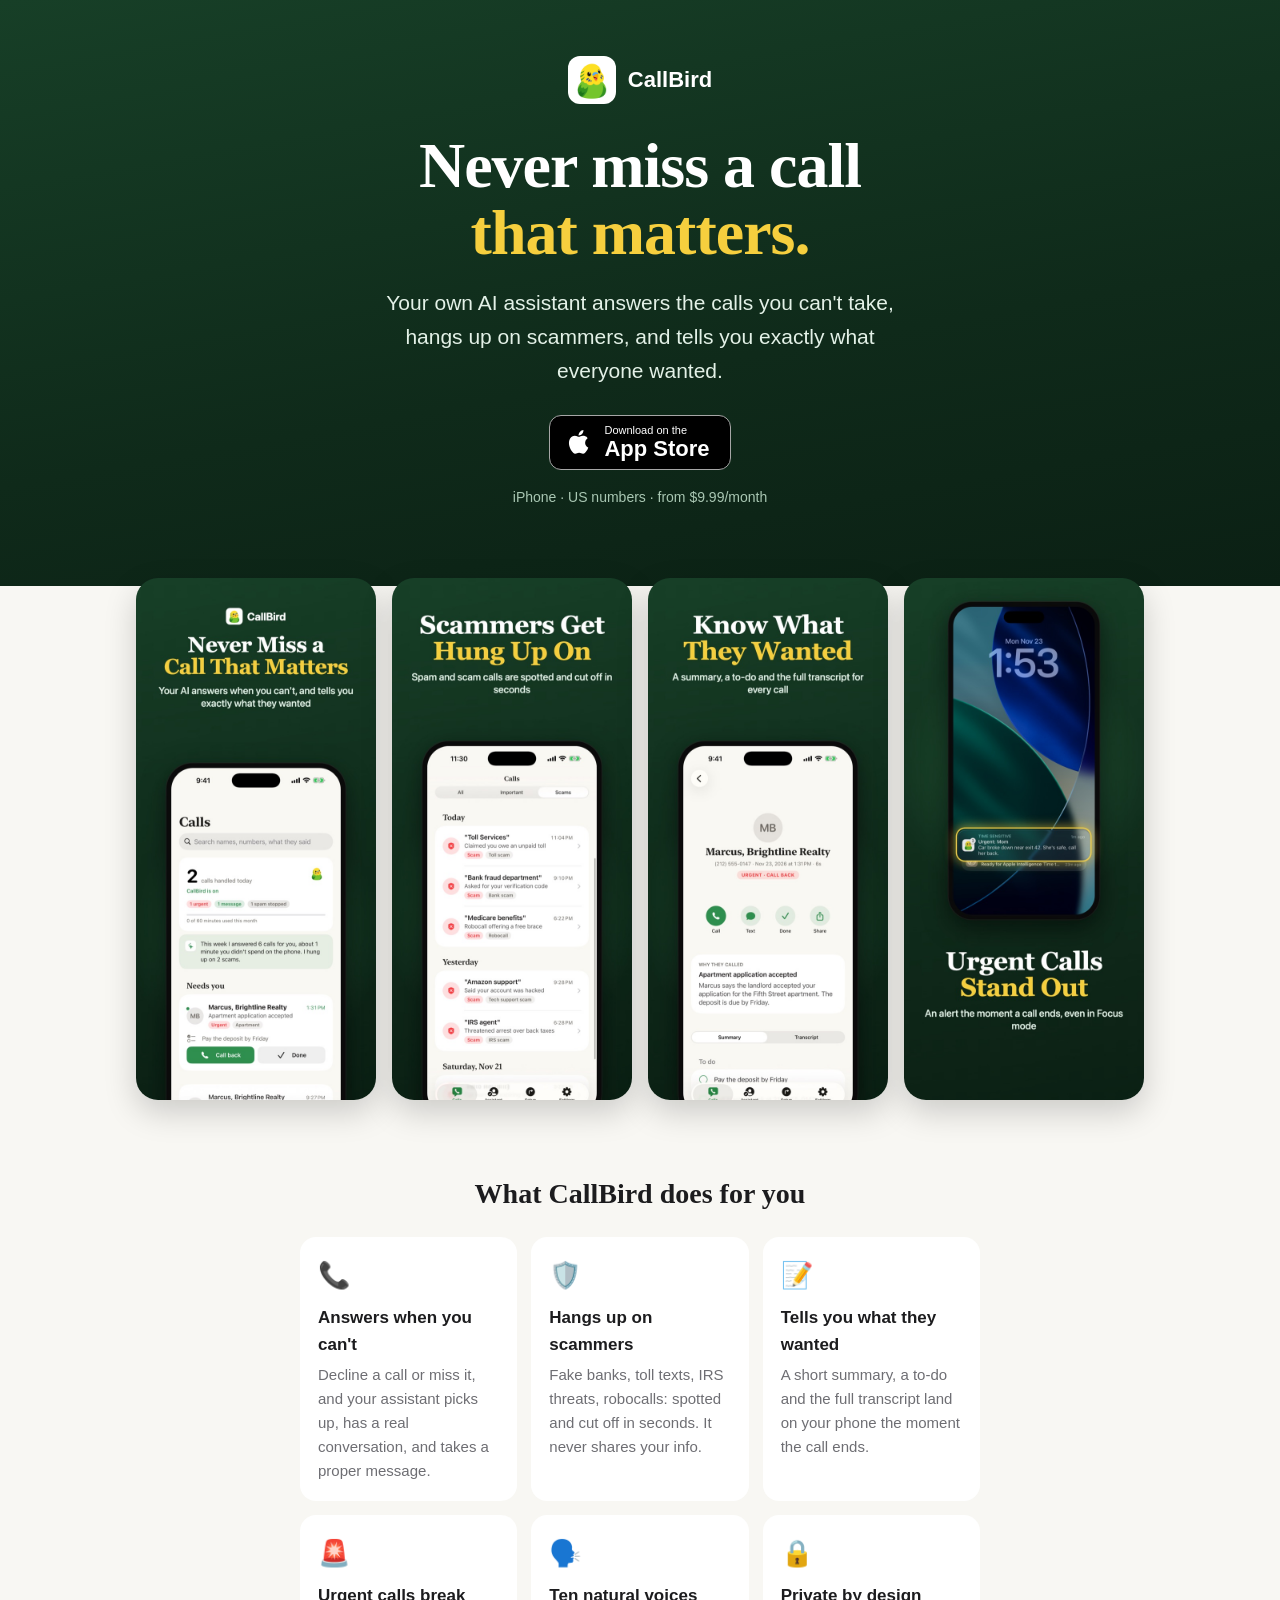
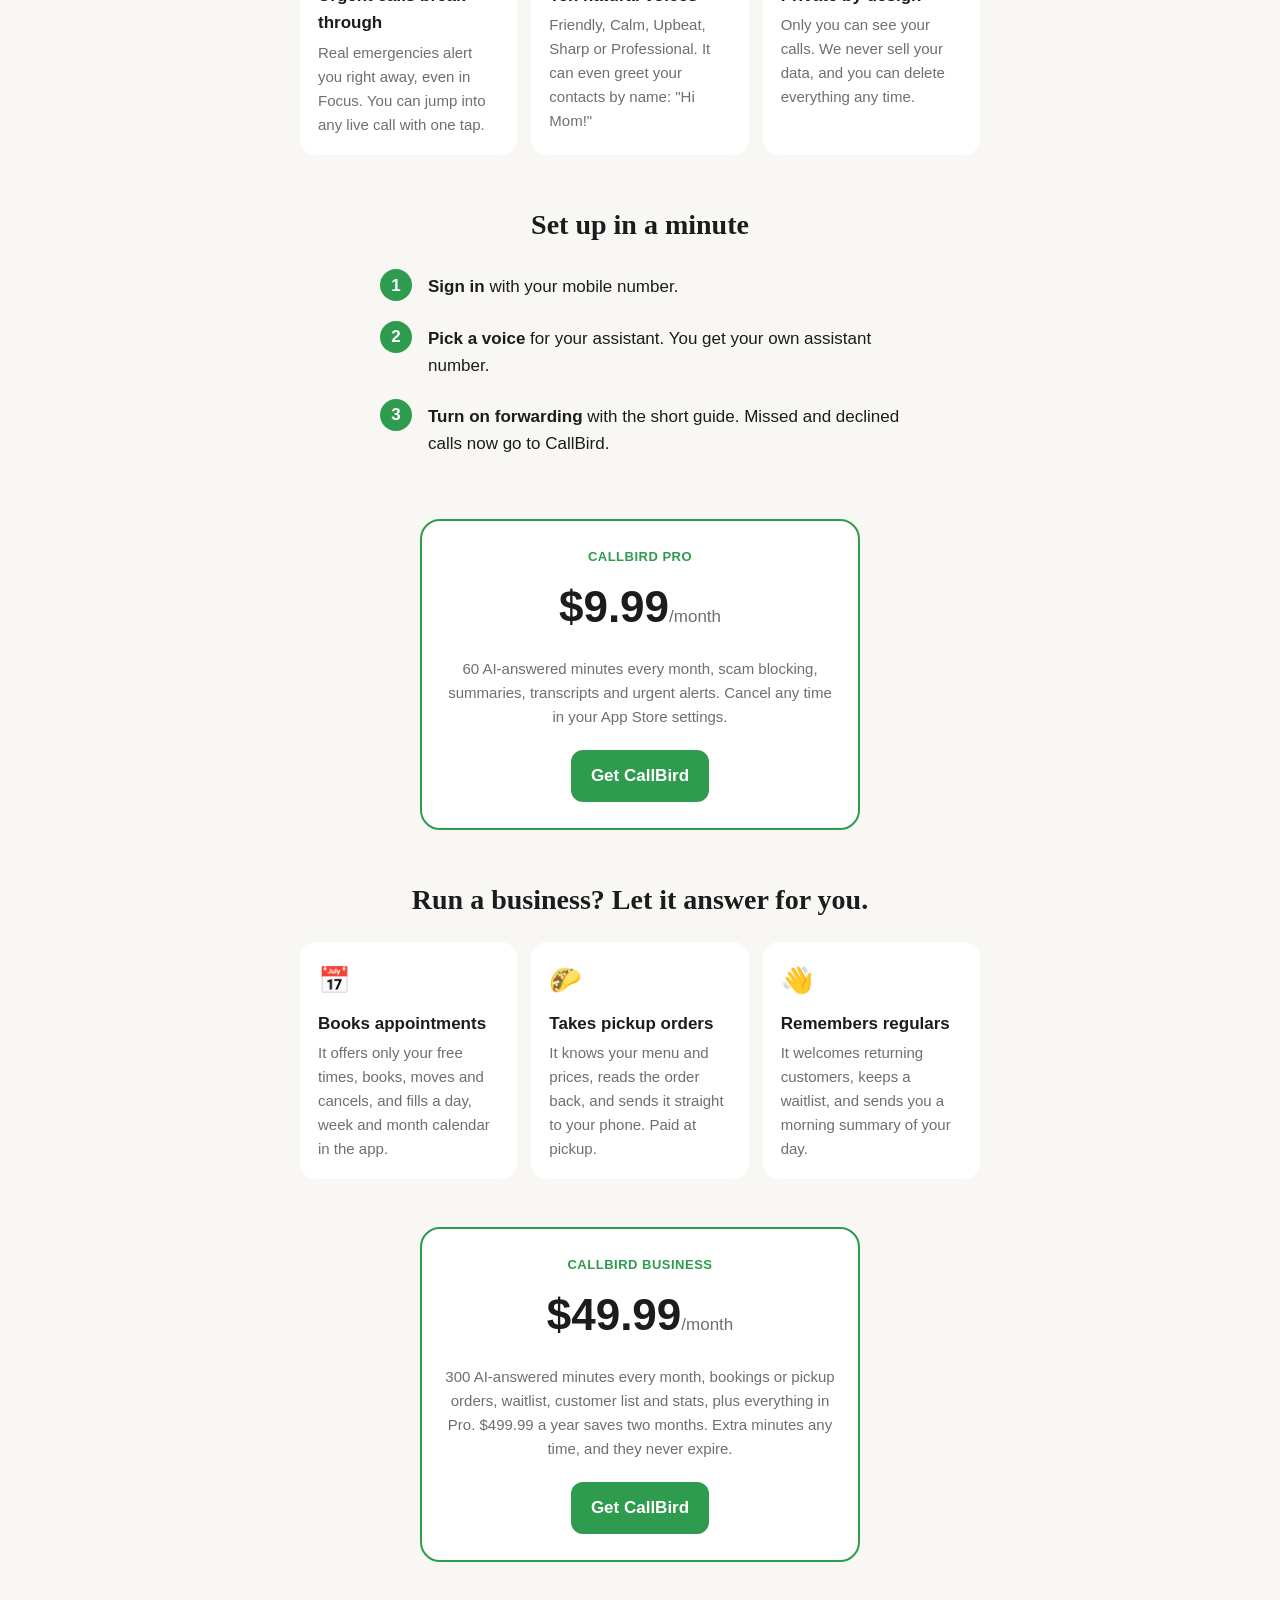
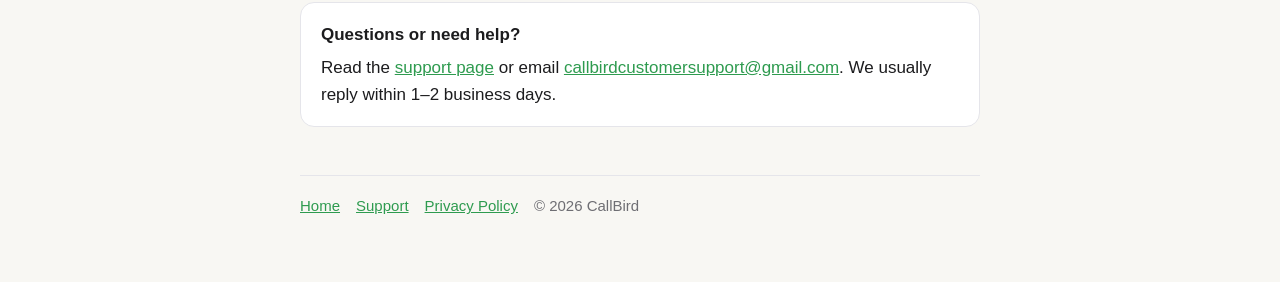
<file: index.html>
<!doctype html>
<html lang="en">
<head>
<meta charset="utf-8">
<meta name="viewport" content="width=device-width, initial-scale=1">
<title>CallBird: AI Phone Assistant</title>
<meta name="description" content="CallBird's AI assistant answers the calls you miss, hangs up on scammers, and tells you what everyone wanted. For businesses it books appointments and takes pickup orders. iPhone app.">
<meta property="og:title" content="CallBird: your AI answers the calls you miss">
<meta property="og:description" content="It picks up when you can't, hangs up on scammers, and tells you exactly what they wanted.">
<meta property="og:image" content="https://darpanbhatta.github.io/callbird/img/shot-1.jpg">
<meta property="og:type" content="website">
<meta name="twitter:card" content="summary_large_image">
<meta name="apple-itunes-app" content="app-id=6837862770">
<link rel="icon" href="icon.png">
<link rel="stylesheet" href="style.css">
</head>
<body class="home">

<section class="hero">
  <div class="wrap">
    <div class="brand"><img src="icon.png" alt=""><span>CallBird</span></div>
    <h1>Never miss a call<br><span class="y">that matters.</span></h1>
    <p class="lead">Your own AI assistant answers the calls you can't take, hangs up on scammers, and tells you
      exactly what everyone wanted.</p>
    <a class="store" href="https://apps.apple.com/app/id6837862770">
      <svg viewBox="0 0 24 24" aria-hidden="true"><path fill="currentColor" d="M16.4 12.6c0-2.6 2.1-3.8 2.2-3.9-1.2-1.8-3.1-2-3.7-2-1.6-.2-3.1.9-3.9.9-.8 0-2-.9-3.4-.9-1.7 0-3.3 1-4.2 2.6-1.8 3.1-.5 7.7 1.3 10.2.9 1.2 1.9 2.6 3.2 2.6 1.3-.1 1.8-.8 3.3-.8 1.6 0 2 .8 3.4.8s2.3-1.3 3.1-2.5c1-1.4 1.4-2.8 1.4-2.9 0 0-2.7-1-2.7-4.1zM13.9 5c.7-.9 1.2-2 1-3.2-1 0-2.3.7-3 1.6-.7.8-1.3 2-1.1 3.1 1.2.1 2.3-.6 3.1-1.5z"/></svg>
      <span><small>Download on the</small>App Store</span>
    </a>
    <p class="fine">iPhone · US numbers · from $9.99/month</p>
  </div>
</section>

<section class="shots" aria-label="Screenshots">
  <img src="img/shot-1.jpg" alt="Calls screen: your assistant handled 2 calls today, with a callback to-do" loading="lazy">
  <img src="img/shot-4.jpg" alt="Scams tab: toll, bank, IRS and Amazon scam calls stopped" loading="lazy">
  <img src="img/shot-2.jpg" alt="A day's calls summarized at a glance" loading="lazy">
  <img src="img/shot-3.jpg" alt="Urgent call alert on the lock screen" loading="lazy">
</section>

<main>
  <h2 class="center">What CallBird does for you</h2>
  <div class="grid">
    <div class="feat"><span class="ic">📞</span><h3>Answers when you can't</h3>
      <p>Decline a call or miss it, and your assistant picks up, has a real conversation, and takes a proper message.</p></div>
    <div class="feat"><span class="ic">🛡️</span><h3>Hangs up on scammers</h3>
      <p>Fake banks, toll texts, IRS threats, robocalls: spotted and cut off in seconds. It never shares your info.</p></div>
    <div class="feat"><span class="ic">📝</span><h3>Tells you what they wanted</h3>
      <p>A short summary, a to-do and the full transcript land on your phone the moment the call ends.</p></div>
    <div class="feat"><span class="ic">🚨</span><h3>Urgent calls break through</h3>
      <p>Real emergencies alert you right away, even in Focus. You can jump into any live call with one tap.</p></div>
    <div class="feat"><span class="ic">🗣️</span><h3>Ten natural voices</h3>
      <p>Friendly, Calm, Upbeat, Sharp or Professional. It can even greet your contacts by name: "Hi Mom!"</p></div>
    <div class="feat"><span class="ic">🔒</span><h3>Private by design</h3>
      <p>Only you can see your calls. We never sell your data, and you can delete everything any time.</p></div>
  </div>

  <h2 class="center">Set up in a minute</h2>
  <ol class="steps">
    <li><b>Sign in</b> with your mobile number.</li>
    <li><b>Pick a voice</b> for your assistant. You get your own assistant number.</li>
    <li><b>Turn on forwarding</b> with the short guide. Missed and declined calls now go to CallBird.</li>
  </ol>

  <div class="price">
    <div class="tag">CallBird Pro</div>
    <div class="amt">$9.99<span>/month</span></div>
    <p>60 AI-answered minutes every month, scam blocking, summaries, transcripts and urgent alerts.
      Cancel any time in your App Store settings.</p>
    <a class="button" href="https://apps.apple.com/app/id6837862770">Get CallBird</a>
  </div>

  <h2 class="center">Run a business? Let it answer for you.</h2>
  <div class="grid">
    <div class="feat"><span class="ic">📅</span><h3>Books appointments</h3>
      <p>It offers only your free times, books, moves and cancels, and fills a day, week and month calendar in the app.</p></div>
    <div class="feat"><span class="ic">🌮</span><h3>Takes pickup orders</h3>
      <p>It knows your menu and prices, reads the order back, and sends it straight to your phone. Paid at pickup.</p></div>
    <div class="feat"><span class="ic">👋</span><h3>Remembers regulars</h3>
      <p>It welcomes returning customers, keeps a waitlist, and sends you a morning summary of your day.</p></div>
  </div>
  <div class="price">
    <div class="tag">CallBird Business</div>
    <div class="amt">$49.99<span>/month</span></div>
    <p>300 AI-answered minutes every month, bookings or pickup orders, waitlist, customer list and stats,
      plus everything in Pro. $499.99 a year saves two months. Extra minutes any time, and they never expire.</p>
    <a class="button" href="https://apps.apple.com/app/id6837862770">Get CallBird</a>
  </div>

  <div class="card help">
    <strong>Questions or need help?</strong>
    <p>Read the <a href="support.html">support page</a> or email
      <a href="mailto:callbirdcustomersupport@gmail.com?subject=CallBird%20help">callbirdcustomersupport@gmail.com</a>.
      We usually reply within 1–2 business days.</p>
  </div>

  <footer class="muted"><a href="./">Home</a><a href="support.html">Support</a><a href="privacy.html">Privacy Policy</a>© 2026 CallBird</footer>
</main>
</body>
</html>
</file>
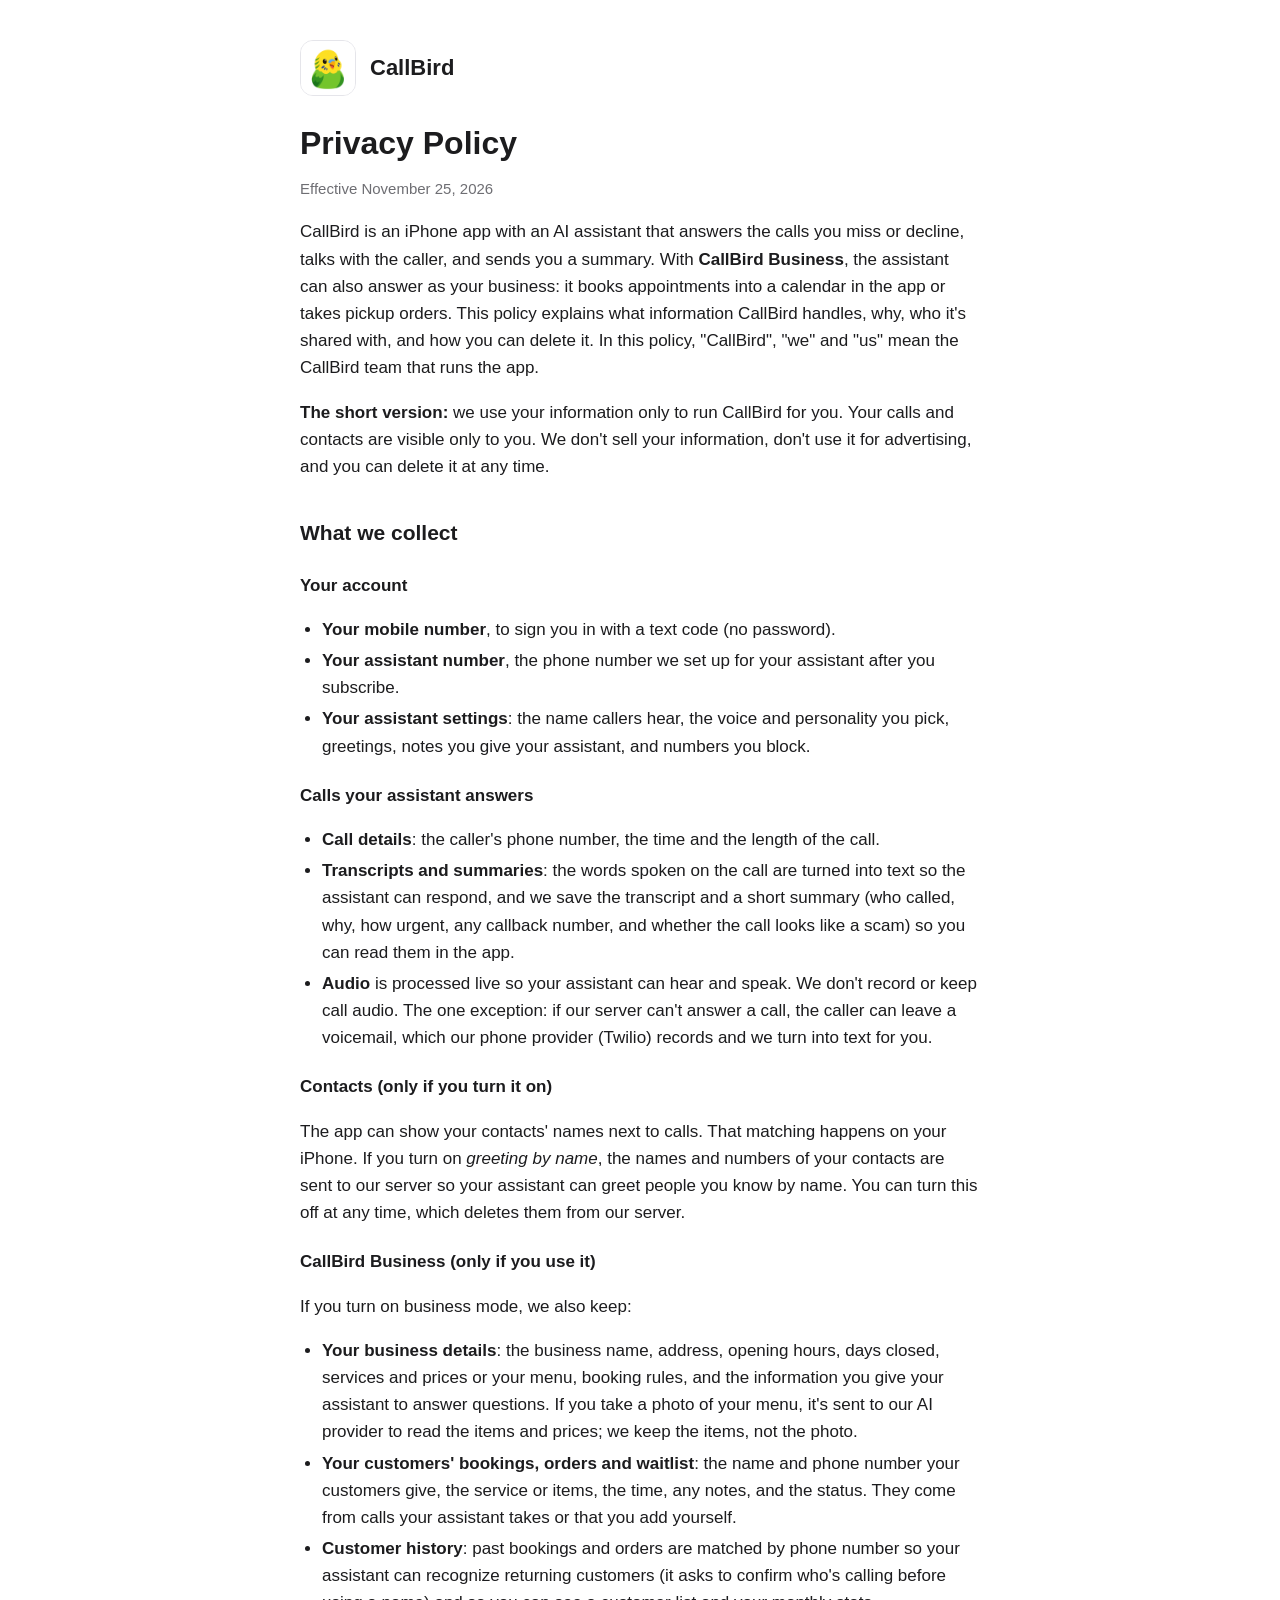
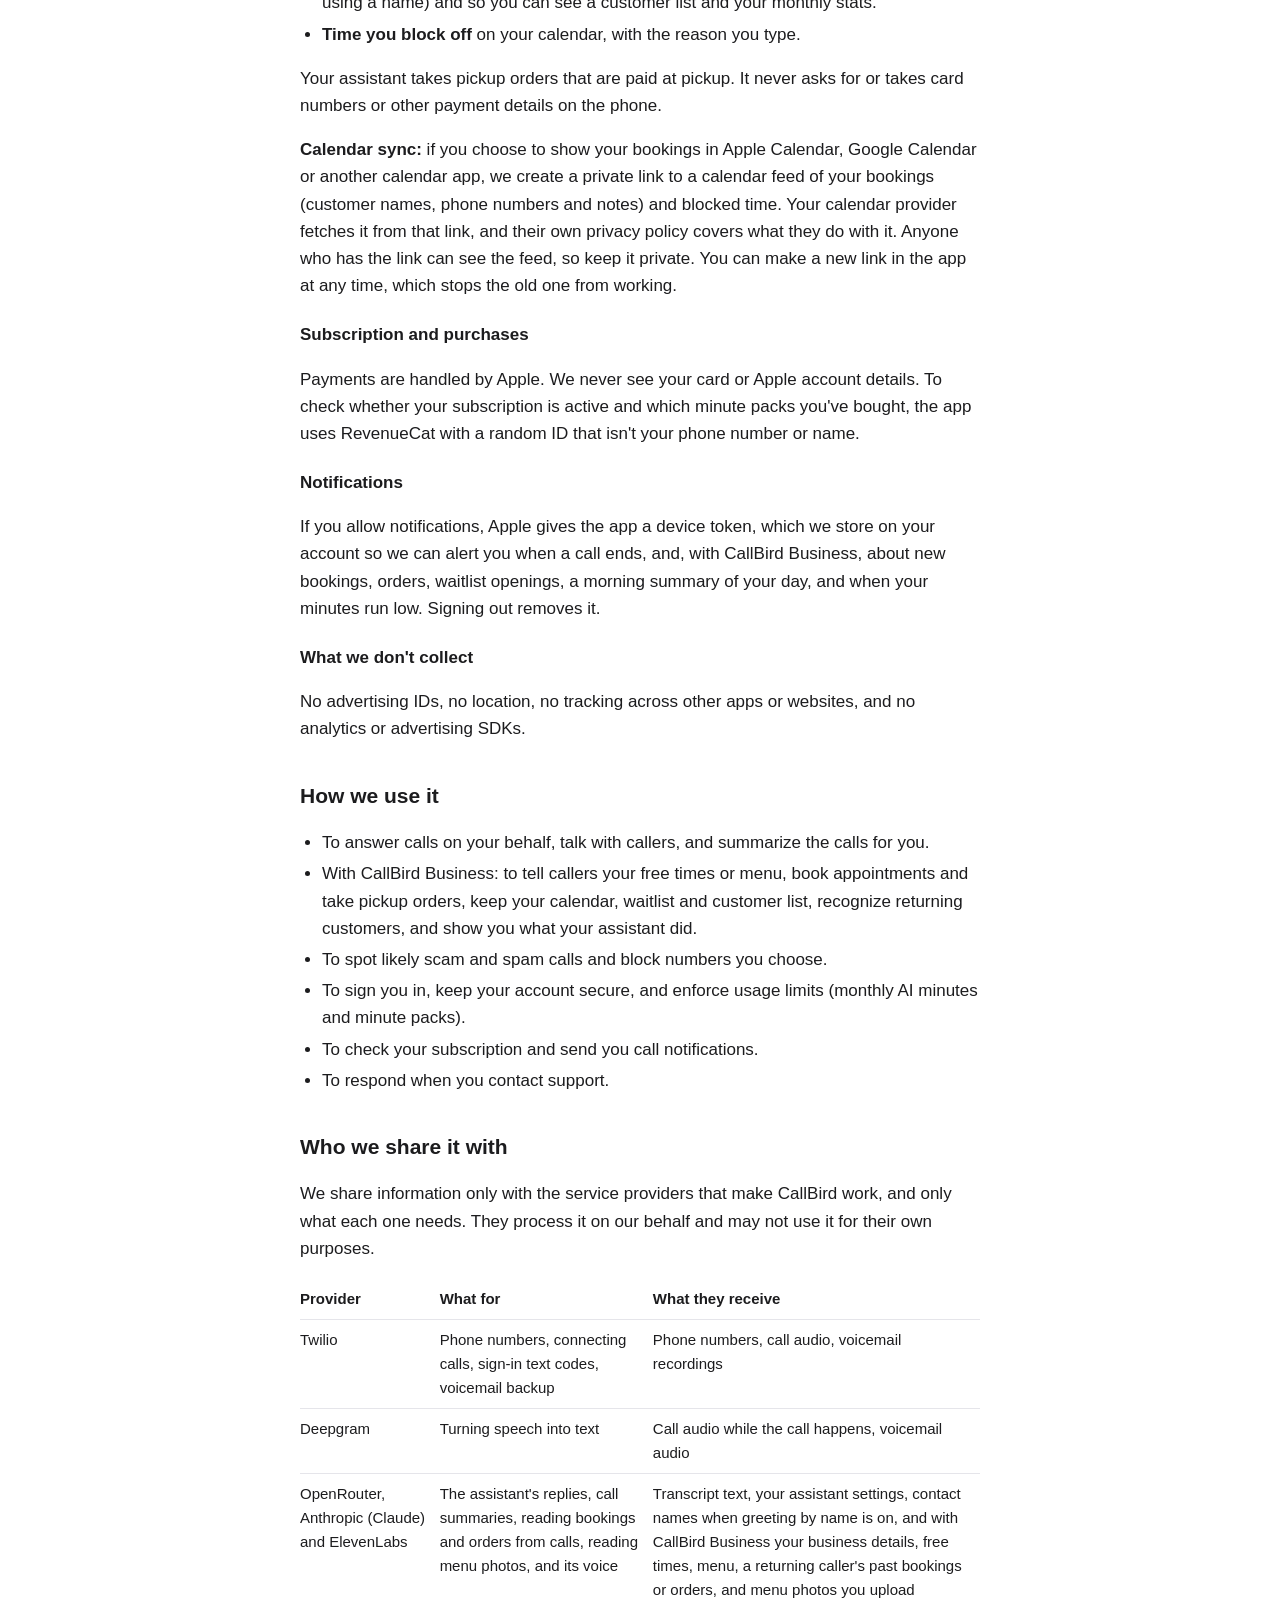
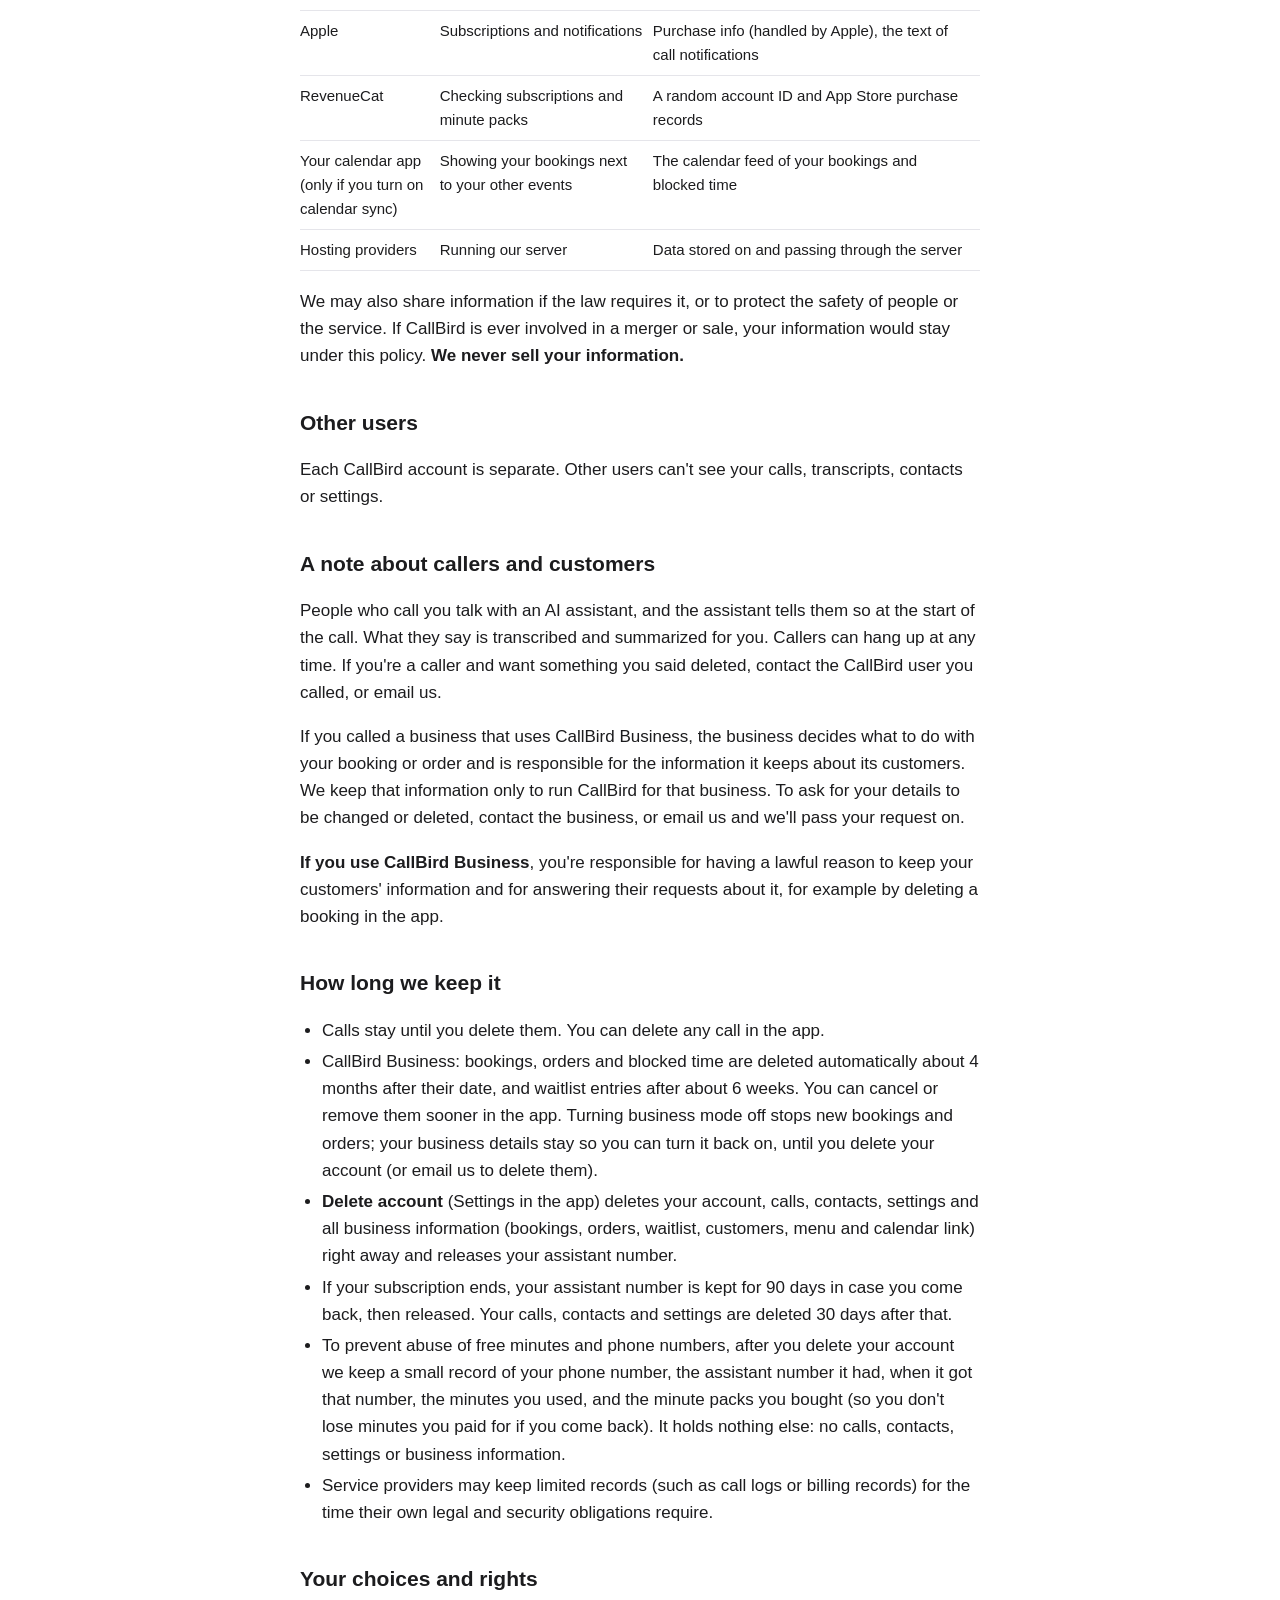
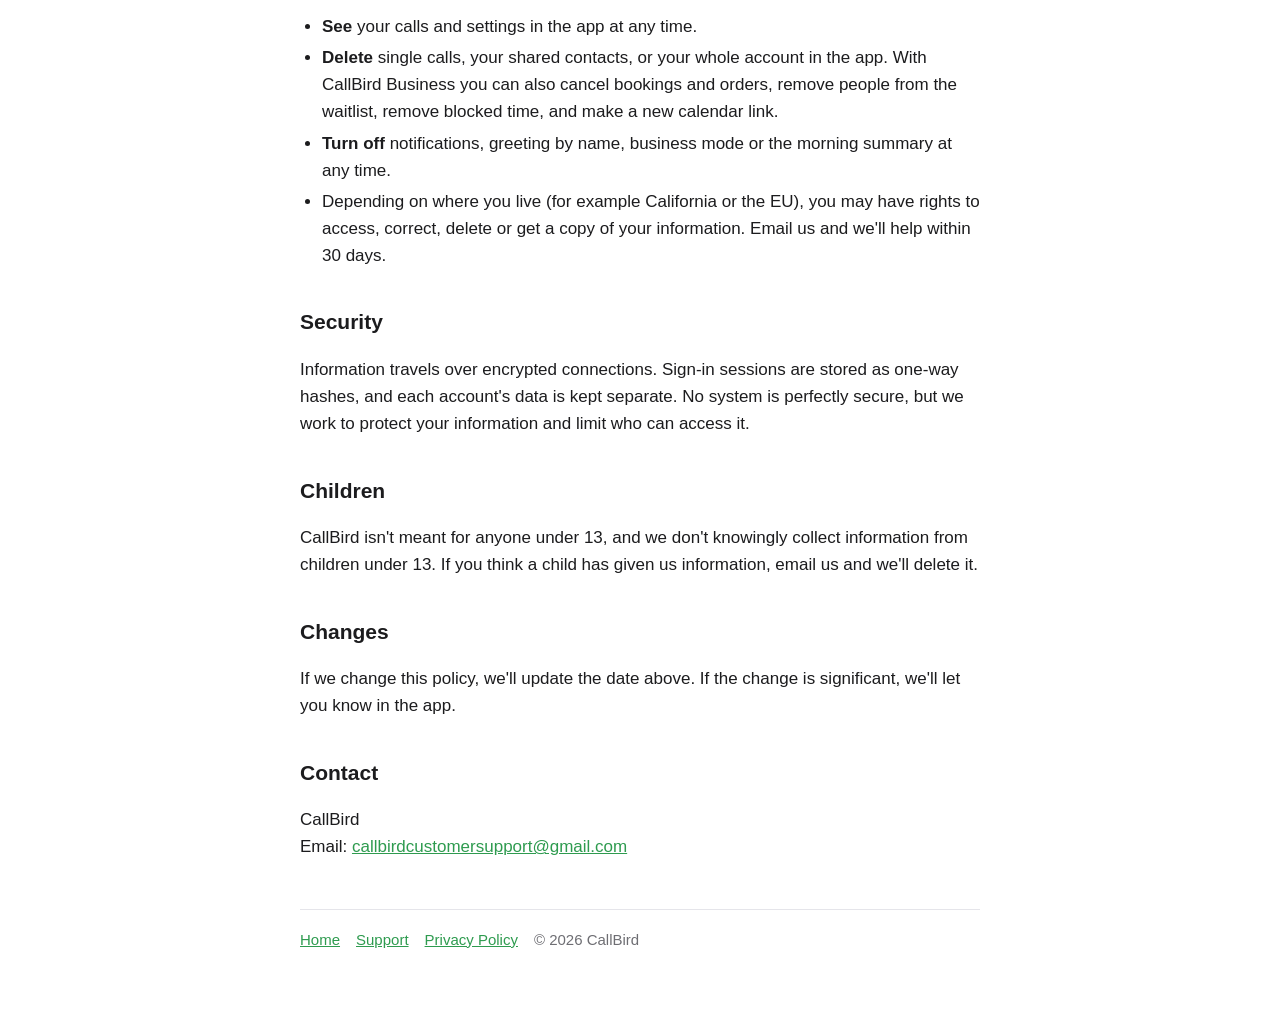
<file: privacy.html>
<!doctype html>
<html lang="en">
<head>
<meta charset="utf-8">
<meta name="viewport" content="width=device-width, initial-scale=1">
<title>CallBird Privacy Policy</title>
<meta name="description" content="How CallBird handles your calls, contacts, account and business information.">
<link rel="icon" href="icon.png">
<link rel="stylesheet" href="style.css">
</head>
<body>
<main>
<header><img src="icon.png" alt=""><a href="./">CallBird</a></header>

<h1>Privacy Policy</h1>
<p class="muted">Effective November 25, 2026</p>

<p>CallBird is an iPhone app with an AI assistant that answers the calls you miss or decline, talks with the caller,
and sends you a summary. With <strong>CallBird Business</strong>, the assistant can also answer as your business: it
books appointments into a calendar in the app or takes pickup orders. This policy explains what information CallBird handles, why, who it's shared with, and
how you can delete it. In this policy, "CallBird", "we" and "us" mean the CallBird team that runs the app.</p>

<p><strong>The short version:</strong> we use your information only to run CallBird for you. Your calls and contacts
are visible only to you. We don't sell your information, don't use it for advertising, and you can delete it at any time.</p>

<h2>What we collect</h2>

<h3>Your account</h3>
<ul>
  <li><strong>Your mobile number</strong>, to sign you in with a text code (no password).</li>
  <li><strong>Your assistant number</strong>, the phone number we set up for your assistant after you subscribe.</li>
  <li><strong>Your assistant settings</strong>: the name callers hear, the voice and personality you pick,
      greetings, notes you give your assistant, and numbers you block.</li>
</ul>

<h3>Calls your assistant answers</h3>
<ul>
  <li><strong>Call details</strong>: the caller's phone number, the time and the length of the call.</li>
  <li><strong>Transcripts and summaries</strong>: the words spoken on the call are turned into text so the assistant
      can respond, and we save the transcript and a short summary (who called, why, how urgent, any callback number,
      and whether the call looks like a scam) so you can read them in the app.</li>
  <li><strong>Audio</strong> is processed live so your assistant can hear and speak. We don't record or keep call
      audio. The one exception: if our server can't answer a call, the caller can leave a voicemail, which our phone
      provider (Twilio) records and we turn into text for you.</li>
</ul>

<h3>Contacts (only if you turn it on)</h3>
<p>The app can show your contacts' names next to calls. That matching happens on your iPhone. If you turn on
<em>greeting by name</em>, the names and numbers of your contacts are sent to our server so your assistant can greet
people you know by name. You can turn this off at any time, which deletes them from our server.</p>

<h3>CallBird Business (only if you use it)</h3>
<p>If you turn on business mode, we also keep:</p>
<ul>
  <li><strong>Your business details</strong>: the business name, address, opening hours, days closed, services and
      prices or your menu, booking rules, and the information you give your assistant to answer questions. If you take
      a photo of your menu, it's sent to our AI provider to read the items and prices; we keep the items, not the photo.</li>
  <li><strong>Your customers' bookings, orders and waitlist</strong>: the name and phone number your customers give, the
      service or items, the time, any notes, and the status. They come from calls your assistant takes or that you add
      yourself.</li>
  <li><strong>Customer history</strong>: past bookings and orders are matched by phone number so your assistant can
      recognize returning customers (it asks to confirm who's calling before using a name) and so you can see a
      customer list and your monthly stats.</li>
  <li><strong>Time you block off</strong> on your calendar, with the reason you type.</li>
</ul>
<p>Your assistant takes pickup orders that are paid at pickup. It never asks for or takes card numbers or other payment
details on the phone.</p>
<p><strong>Calendar sync:</strong> if you choose to show your bookings in Apple Calendar, Google Calendar or another
calendar app, we create a private link to a calendar feed of your bookings (customer names, phone numbers and notes) and
blocked time. Your calendar provider fetches it from that link, and their own privacy policy covers what they do with
it. Anyone who has the link can see the feed, so keep it private. You can make a new link in the app at any time,
which stops the old one from working.</p>

<h3>Subscription and purchases</h3>
<p>Payments are handled by Apple. We never see your card or Apple account details. To check whether your subscription
is active and which minute packs you've bought, the app uses RevenueCat with a random ID that isn't your phone number
or name.</p>

<h3>Notifications</h3>
<p>If you allow notifications, Apple gives the app a device token, which we store on your account so we can alert you
when a call ends, and, with CallBird Business, about new bookings, orders, waitlist openings, a morning summary of
your day, and when your minutes run low. Signing out removes it.</p>

<h3>What we don't collect</h3>
<p>No advertising IDs, no location, no tracking across other apps or websites, and no analytics or advertising SDKs.</p>

<h2>How we use it</h2>
<ul>
  <li>To answer calls on your behalf, talk with callers, and summarize the calls for you.</li>
  <li>With CallBird Business: to tell callers your free times or menu, book appointments and take pickup orders, keep
      your calendar, waitlist and customer list, recognize returning customers, and show you what your assistant did.</li>
  <li>To spot likely scam and spam calls and block numbers you choose.</li>
  <li>To sign you in, keep your account secure, and enforce usage limits (monthly AI minutes and minute packs).</li>
  <li>To check your subscription and send you call notifications.</li>
  <li>To respond when you contact support.</li>
</ul>

<h2>Who we share it with</h2>
<p>We share information only with the service providers that make CallBird work, and only what each one needs.
They process it on our behalf and may not use it for their own purposes.</p>
<table>
  <tr><th>Provider</th><th>What for</th><th>What they receive</th></tr>
  <tr><td>Twilio</td><td>Phone numbers, connecting calls, sign-in text codes, voicemail backup</td><td>Phone numbers, call audio, voicemail recordings</td></tr>
  <tr><td>Deepgram</td><td>Turning speech into text</td><td>Call audio while the call happens, voicemail audio</td></tr>
  <tr><td>OpenRouter, Anthropic (Claude) and ElevenLabs</td><td>The assistant's replies, call summaries, reading bookings and orders from calls, reading menu photos, and its voice</td><td>Transcript text, your assistant settings, contact names when greeting by name is on, and with CallBird Business your business details, free times, menu, a returning caller's past bookings or orders, and menu photos you upload</td></tr>
  <tr><td>Apple</td><td>Subscriptions and notifications</td><td>Purchase info (handled by Apple), the text of call notifications</td></tr>
  <tr><td>RevenueCat</td><td>Checking subscriptions and minute packs</td><td>A random account ID and App Store purchase records</td></tr>
  <tr><td>Your calendar app (only if you turn on calendar sync)</td><td>Showing your bookings next to your other events</td><td>The calendar feed of your bookings and blocked time</td></tr>
  <tr><td>Hosting providers</td><td>Running our server</td><td>Data stored on and passing through the server</td></tr>
</table>
<p>We may also share information if the law requires it, or to protect the safety of people or the service.
If CallBird is ever involved in a merger or sale, your information would stay under this policy.
<strong>We never sell your information.</strong></p>

<h2>Other users</h2>
<p>Each CallBird account is separate. Other users can't see your calls, transcripts, contacts or settings.</p>

<h2>A note about callers and customers</h2>
<p>People who call you talk with an AI assistant, and the assistant tells them so at the start of the call.
What they say is transcribed and summarized for you. Callers can hang up at any time. If you're a caller and want
something you said deleted, contact the CallBird user you called, or email us.</p>
<p>If you called a business that uses CallBird Business, the business decides what to do with your booking or order
and is responsible for the information it keeps about its customers. We keep that information only to run CallBird
for that business. To ask for your details to be changed or deleted, contact the business, or email us and we'll pass
your request on.</p>
<p><strong>If you use CallBird Business</strong>, you're responsible for having a lawful reason to keep your customers'
information and for answering their requests about it, for example by deleting a booking in the app.</p>

<h2>How long we keep it</h2>
<ul>
  <li>Calls stay until you delete them. You can delete any call in the app.</li>
  <li>CallBird Business: bookings, orders and blocked time are deleted automatically about 4 months after their date,
      and waitlist entries after about 6 weeks. You can cancel or remove them sooner in the app. Turning business mode
      off stops new bookings and orders; your business details stay so you can turn it back on, until you delete your
      account (or email us to delete them).</li>
  <li><strong>Delete account</strong> (Settings in the app) deletes your account, calls, contacts, settings and all
      business information (bookings, orders, waitlist, customers, menu and calendar link) right away and releases
      your assistant number.</li>
  <li>If your subscription ends, your assistant number is kept for 90 days in case you come back, then released.
      Your calls, contacts and settings are deleted 30 days after that.</li>
  <li>To prevent abuse of free minutes and phone numbers, after you delete your account we keep a small record of
      your phone number, the assistant number it had, when it got that number, the minutes you used, and the minute
      packs you bought (so you don't lose minutes you paid for if you come back). It holds nothing else: no calls,
      contacts, settings or business information.</li>
  <li>Service providers may keep limited records (such as call logs or billing records) for the time their own
      legal and security obligations require.</li>
</ul>

<h2>Your choices and rights</h2>
<ul>
  <li><strong>See</strong> your calls and settings in the app at any time.</li>
  <li><strong>Delete</strong> single calls, your shared contacts, or your whole account in the app. With CallBird
      Business you can also cancel bookings and orders, remove people from the waitlist, remove blocked time, and make
      a new calendar link.</li>
  <li><strong>Turn off</strong> notifications, greeting by name, business mode or the morning summary at any time.</li>
  <li>Depending on where you live (for example California or the EU), you may have rights to access, correct,
      delete or get a copy of your information. Email us and we'll help within 30 days.</li>
</ul>

<h2>Security</h2>
<p>Information travels over encrypted connections. Sign-in sessions are stored as one-way hashes, and each account's
data is kept separate. No system is perfectly secure, but we work to protect your information and limit who can access it.</p>

<h2>Children</h2>
<p>CallBird isn't meant for anyone under 13, and we don't knowingly collect information from children under 13.
If you think a child has given us information, email us and we'll delete it.</p>

<h2>Changes</h2>
<p>If we change this policy, we'll update the date above. If the change is significant, we'll let you know in the app.</p>

<h2>Contact</h2>
<p>CallBird<br>
Email: <a href="mailto:callbirdcustomersupport@gmail.com">callbirdcustomersupport@gmail.com</a></p>

<footer class="muted"><a href="./">Home</a><a href="support.html">Support</a><a href="privacy.html">Privacy Policy</a>© 2026 CallBird</footer>
</main>
</body>
</html>
</file>
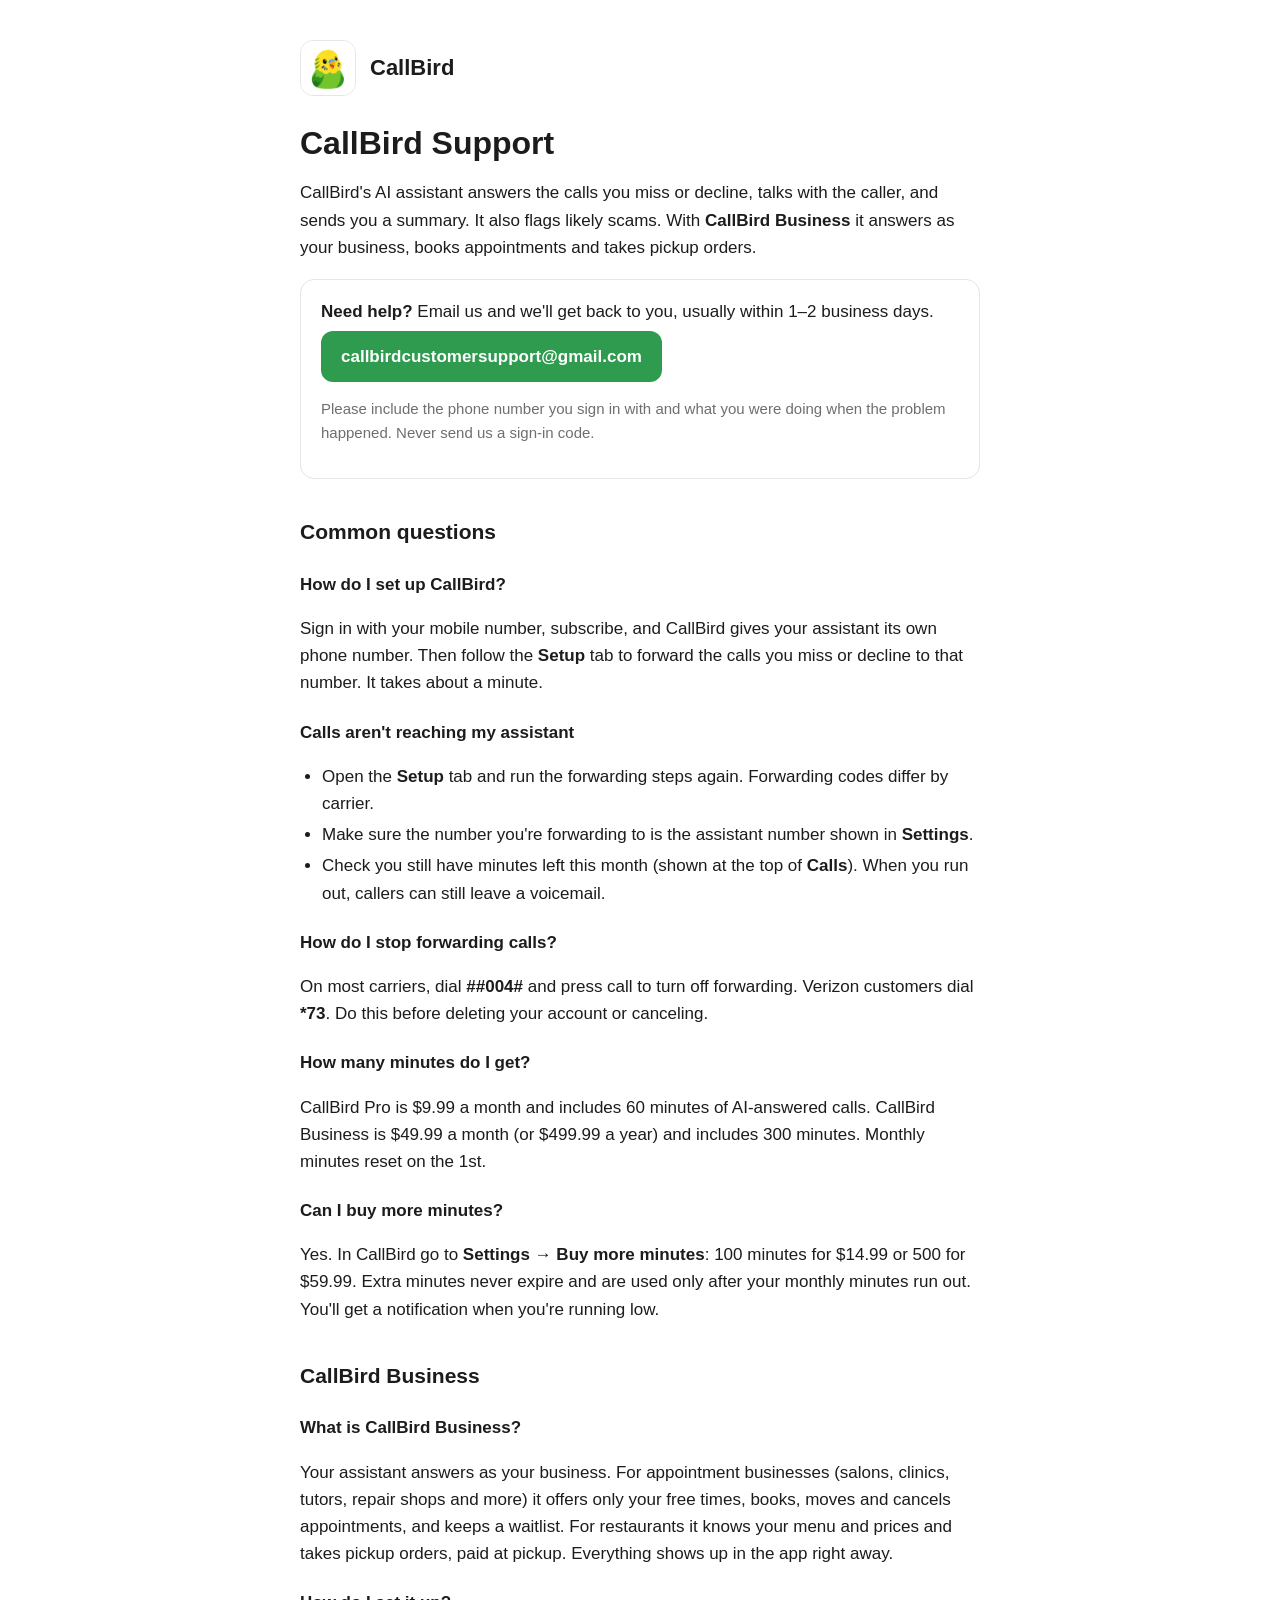
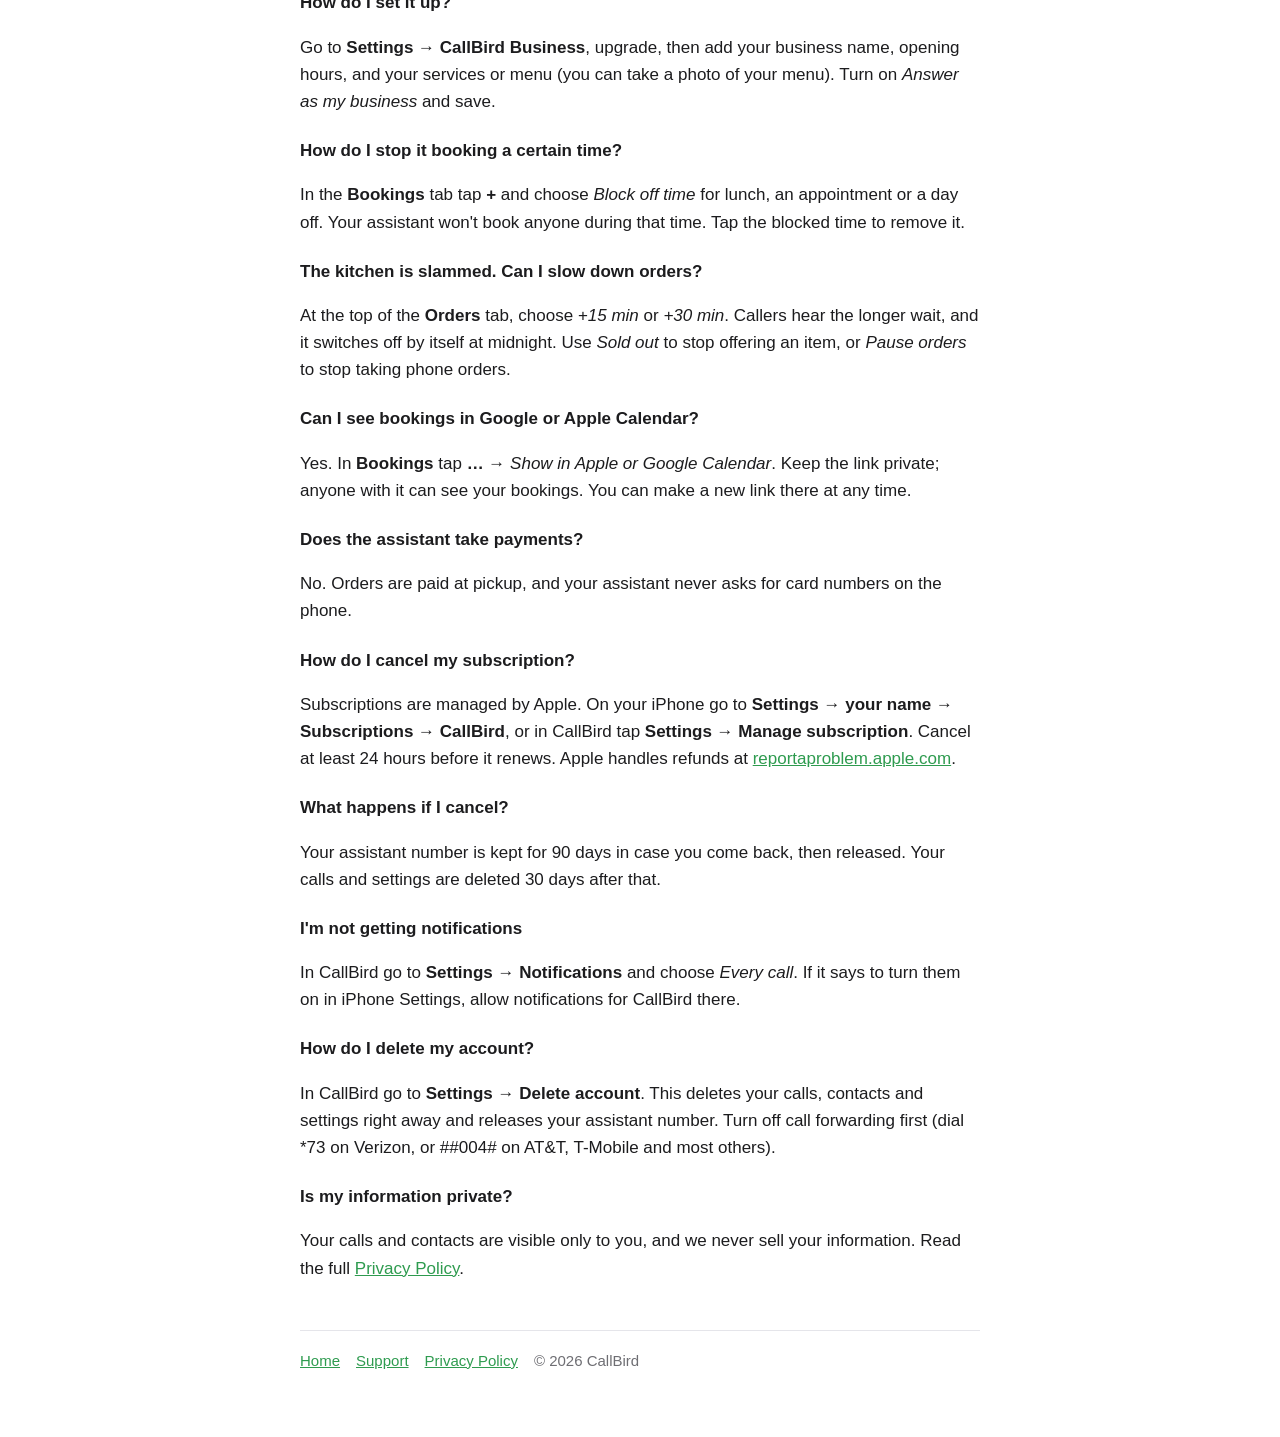
<file: support.html>
<!doctype html>
<html lang="en">
<head>
<meta charset="utf-8">
<meta name="viewport" content="width=device-width, initial-scale=1">
<title>CallBird Support</title>
<meta name="description" content="Help with CallBird, the AI assistant that answers the calls you miss.">
<link rel="icon" href="icon.png">
<link rel="stylesheet" href="style.css">
</head>
<body>
<main>
<header><img src="icon.png" alt=""><a href="./">CallBird</a></header>

<h1>CallBird Support</h1>
<p>CallBird's AI assistant answers the calls you miss or decline, talks with the caller, and sends you a summary.
It also flags likely scams. With <strong>CallBird Business</strong> it answers as your business, books appointments
and takes pickup orders.</p>

<div class="card">
  <strong>Need help?</strong> Email us and we'll get back to you, usually within 1–2 business days.<br>
  <a class="button" href="mailto:callbirdcustomersupport@gmail.com?subject=CallBird%20help">callbirdcustomersupport@gmail.com</a>
  <p class="muted">Please include the phone number you sign in with and what you were doing when the problem happened.
  Never send us a sign-in code.</p>
</div>

<h2>Common questions</h2>

<h3>How do I set up CallBird?</h3>
<p>Sign in with your mobile number, subscribe, and CallBird gives your assistant its own phone number. Then follow
the <strong>Setup</strong> tab to forward the calls you miss or decline to that number. It takes about a minute.</p>

<h3>Calls aren't reaching my assistant</h3>
<ul>
  <li>Open the <strong>Setup</strong> tab and run the forwarding steps again. Forwarding codes differ by carrier.</li>
  <li>Make sure the number you're forwarding to is the assistant number shown in <strong>Settings</strong>.</li>
  <li>Check you still have minutes left this month (shown at the top of <strong>Calls</strong>).
      When you run out, callers can still leave a voicemail.</li>
</ul>

<h3>How do I stop forwarding calls?</h3>
<p>On most carriers, dial <strong>##004#</strong> and press call to turn off forwarding. Verizon customers dial
<strong>*73</strong>. Do this before deleting your account or canceling.</p>

<h3>How many minutes do I get?</h3>
<p>CallBird Pro is $9.99 a month and includes 60 minutes of AI-answered calls. CallBird Business is $49.99 a month
(or $499.99 a year) and includes 300 minutes. Monthly minutes reset on the 1st.</p>

<h3>Can I buy more minutes?</h3>
<p>Yes. In CallBird go to <strong>Settings → Buy more minutes</strong>: 100 minutes for $14.99 or 500 for $59.99.
Extra minutes never expire and are used only after your monthly minutes run out. You'll get a notification when
you're running low.</p>

<h2>CallBird Business</h2>

<h3>What is CallBird Business?</h3>
<p>Your assistant answers as your business. For appointment businesses (salons, clinics, tutors, repair shops and more)
it offers only your free times, books, moves and cancels appointments, and keeps a waitlist. For restaurants it knows
your menu and prices and takes pickup orders, paid at pickup. Everything shows up in the app right away.</p>

<h3>How do I set it up?</h3>
<p>Go to <strong>Settings → CallBird Business</strong>, upgrade, then add your business name, opening hours, and your
services or menu (you can take a photo of your menu). Turn on <em>Answer as my business</em> and save.</p>

<h3>How do I stop it booking a certain time?</h3>
<p>In the <strong>Bookings</strong> tab tap <strong>+</strong> and choose <em>Block off time</em> for lunch, an
appointment or a day off. Your assistant won't book anyone during that time. Tap the blocked time to remove it.</p>

<h3>The kitchen is slammed. Can I slow down orders?</h3>
<p>At the top of the <strong>Orders</strong> tab, choose <em>+15 min</em> or <em>+30 min</em>. Callers hear the longer
wait, and it switches off by itself at midnight. Use <em>Sold out</em> to stop offering an item, or
<em>Pause orders</em> to stop taking phone orders.</p>

<h3>Can I see bookings in Google or Apple Calendar?</h3>
<p>Yes. In <strong>Bookings</strong> tap <strong>…</strong> → <em>Show in Apple or Google Calendar</em>. Keep the link
private; anyone with it can see your bookings. You can make a new link there at any time.</p>

<h3>Does the assistant take payments?</h3>
<p>No. Orders are paid at pickup, and your assistant never asks for card numbers on the phone.</p>

<h3>How do I cancel my subscription?</h3>
<p>Subscriptions are managed by Apple. On your iPhone go to <strong>Settings → your name → Subscriptions →
CallBird</strong>, or in CallBird tap <strong>Settings → Manage subscription</strong>. Cancel at least 24 hours before
it renews. Apple handles refunds at <a href="https://reportaproblem.apple.com">reportaproblem.apple.com</a>.</p>

<h3>What happens if I cancel?</h3>
<p>Your assistant number is kept for 90 days in case you come back, then released. Your calls and settings are
deleted 30 days after that.</p>

<h3>I'm not getting notifications</h3>
<p>In CallBird go to <strong>Settings → Notifications</strong> and choose <em>Every call</em>. If it says to turn them
on in iPhone Settings, allow notifications for CallBird there.</p>

<h3>How do I delete my account?</h3>
<p>In CallBird go to <strong>Settings → Delete account</strong>. This deletes your calls, contacts and settings right away
and releases your assistant number. Turn off call forwarding first
(dial *73 on Verizon, or ##004# on AT&amp;T, T-Mobile and most others).</p>

<h3>Is my information private?</h3>
<p>Your calls and contacts are visible only to you, and we never sell your information.
Read the full <a href="privacy.html">Privacy Policy</a>.</p>

<footer class="muted"><a href="./">Home</a><a href="support.html">Support</a><a href="privacy.html">Privacy Policy</a>© 2026 CallBird</footer>
</main>
</body>
</html>
</file>
<file: style.css>
:root { --ink: #1c1c1e; --muted: #6e6e73; --line: #e5e5ea; --accent: #2e9b4f; --bg: #ffffff; }
* { box-sizing: border-box; }
body { margin: 0; background: var(--bg); color: var(--ink);
       font: 17px/1.6 -apple-system, BlinkMacSystemFont, "Segoe UI", Roboto, Helvetica, Arial, sans-serif; }
main { max-width: 720px; margin: 0 auto; padding: 40px 20px 64px; }
header { display: flex; align-items: center; gap: 14px; margin-bottom: 28px; }
header img { width: 56px; height: 56px; border-radius: 13px; border: 1px solid var(--line); }
header a { color: inherit; text-decoration: none; font-weight: 700; font-size: 22px; }
h1 { font-size: 32px; line-height: 1.2; margin: 0 0 6px; }
h2 { font-size: 21px; margin: 36px 0 8px; }
h3 { font-size: 17px; margin: 22px 0 4px; }
p, li { color: var(--ink); }
.muted { color: var(--muted); font-size: 15px; }
a { color: var(--accent); }
ul { padding-left: 22px; }
li { margin: 4px 0; }
.card { border: 1px solid var(--line); border-radius: 14px; padding: 18px 20px; margin: 18px 0; }
.button { display: inline-block; background: var(--accent); color: #fff; text-decoration: none; font-weight: 600;
          padding: 12px 20px; border-radius: 12px; margin-top: 6px; }
table { width: 100%; border-collapse: collapse; font-size: 15px; }
td, th { text-align: left; vertical-align: top; padding: 8px 10px 8px 0; border-bottom: 1px solid var(--line); }
footer { margin-top: 48px; padding-top: 18px; border-top: 1px solid var(--line); }
footer a { margin-right: 16px; }

/* ---------- Home page ---------- */
.home { background: #f8f7f3; }
.hero { background: linear-gradient(170deg, #173f27 0%, #0f2a1a 60%, #0b2014 100%); color: #fff; text-align: center;
        padding: 56px 16px 64px; }
.hero .wrap { max-width: 720px; margin: 0 auto; }
.hero .brand { display: inline-flex; align-items: center; gap: 12px; font-weight: 700; font-size: 22px; margin-bottom: 28px; }
.hero .brand img { width: 48px; height: 48px; border-radius: 12px; background: #fff; }
.hero h1 { font-family: "New York", ui-serif, Georgia, serif; font-weight: 800; font-size: clamp(38px, 9vw, 64px);
           line-height: 1.05; letter-spacing: -1px; margin: 0; }
.hero h1 .y { color: #f6cf3e; }
.hero .lead { color: #e3f1e7; font-size: clamp(18px, 4.5vw, 21px); margin: 20px auto 28px; max-width: 560px; }
.hero .fine { color: #a9c7b3; font-size: 14px; margin-top: 16px; }
.store { display: inline-flex; align-items: center; gap: 10px; background: #000; color: #fff; text-decoration: none;
         border: 1px solid #a6a6a6; border-radius: 12px; padding: 9px 20px 9px 16px; text-align: left; }
.store svg { width: 28px; height: 28px; }
.store span { font-size: 22px; font-weight: 600; line-height: 1.05; }
.store small { display: block; font-size: 11px; font-weight: 500; }
.shots { display: flex; gap: 16px; overflow-x: auto; scroll-snap-type: x mandatory; padding: 28px 16px 8px;
         max-width: 1100px; margin: -36px auto 0; }
.shots img { width: 240px; flex: 0 0 auto; border-radius: 22px; scroll-snap-align: center;
             box-shadow: 0 12px 32px rgba(0,0,0,.18); }
@media (min-width: 1040px) { .shots { justify-content: center; overflow: visible; } }
.home main { padding-top: 16px; }
.center { text-align: center; font-family: "New York", ui-serif, Georgia, serif; font-size: 28px; margin-top: 48px; }
.grid { display: grid; grid-template-columns: repeat(auto-fit, minmax(210px, 1fr)); gap: 14px; margin-top: 20px; }
.feat { background: #fff; border-radius: 16px; padding: 18px; }
.feat .ic { font-size: 26px; }
.feat h3 { margin: 8px 0 4px; }
.feat p { margin: 0; color: var(--muted); font-size: 15px; }
.steps { counter-reset: s; list-style: none; padding: 0; max-width: 520px; margin: 20px auto 0; }
.steps li { counter-increment: s; position: relative; padding: 6px 0 14px 48px; }
.steps li::before { content: counter(s); position: absolute; left: 0; top: 2px; width: 32px; height: 32px; border-radius: 50%;
                    background: var(--accent); color: #fff; font-weight: 700; display: grid; place-items: center; }
.price { background: #fff; border: 2px solid var(--accent); border-radius: 20px; padding: 26px 22px; text-align: center;
         max-width: 440px; margin: 48px auto 0; }
.price .tag { color: var(--accent); font-weight: 700; text-transform: uppercase; font-size: 13px; letter-spacing: .5px; }
.price .amt { font-size: 44px; font-weight: 800; margin: 4px 0; }
.price .amt span { font-size: 17px; font-weight: 500; color: var(--muted); }
.price p { color: var(--muted); font-size: 15px; }
.help { background: #fff; margin-top: 40px; }
.help p { margin: 6px 0 0; }
</file>
